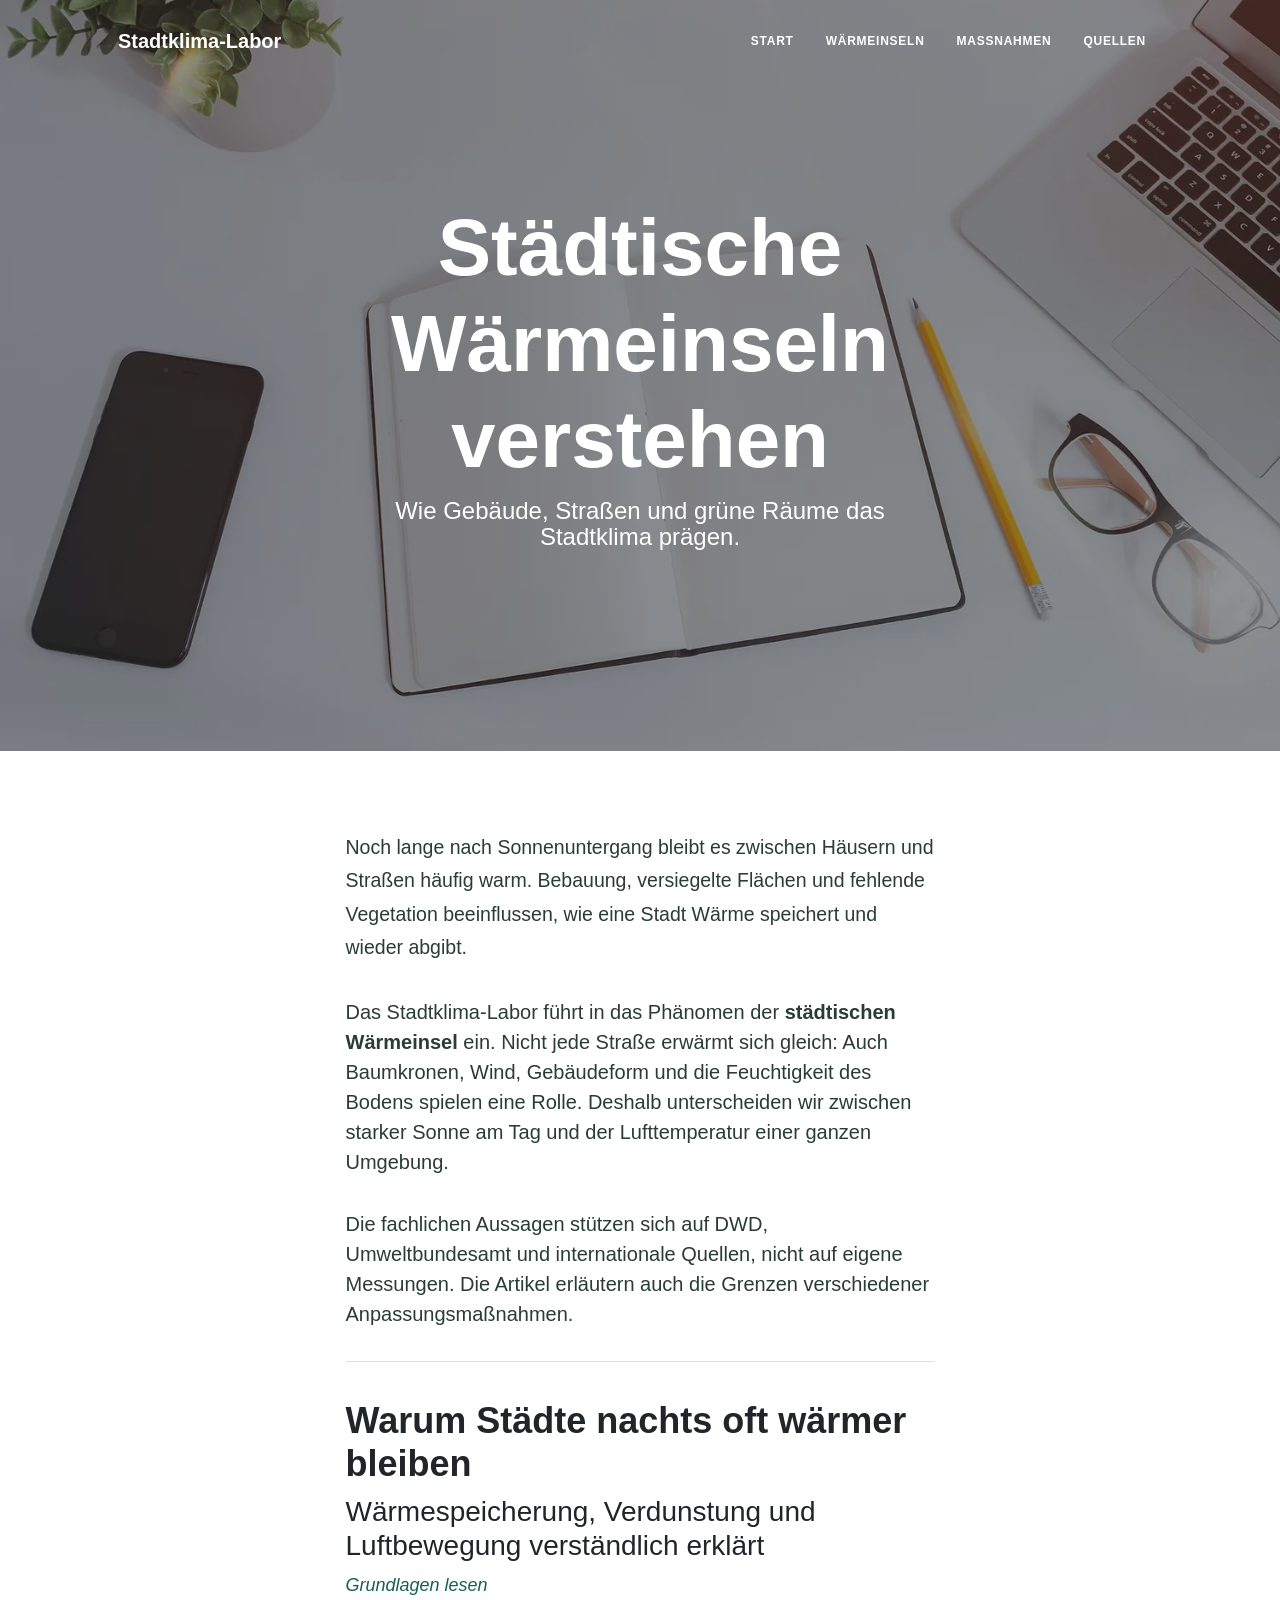
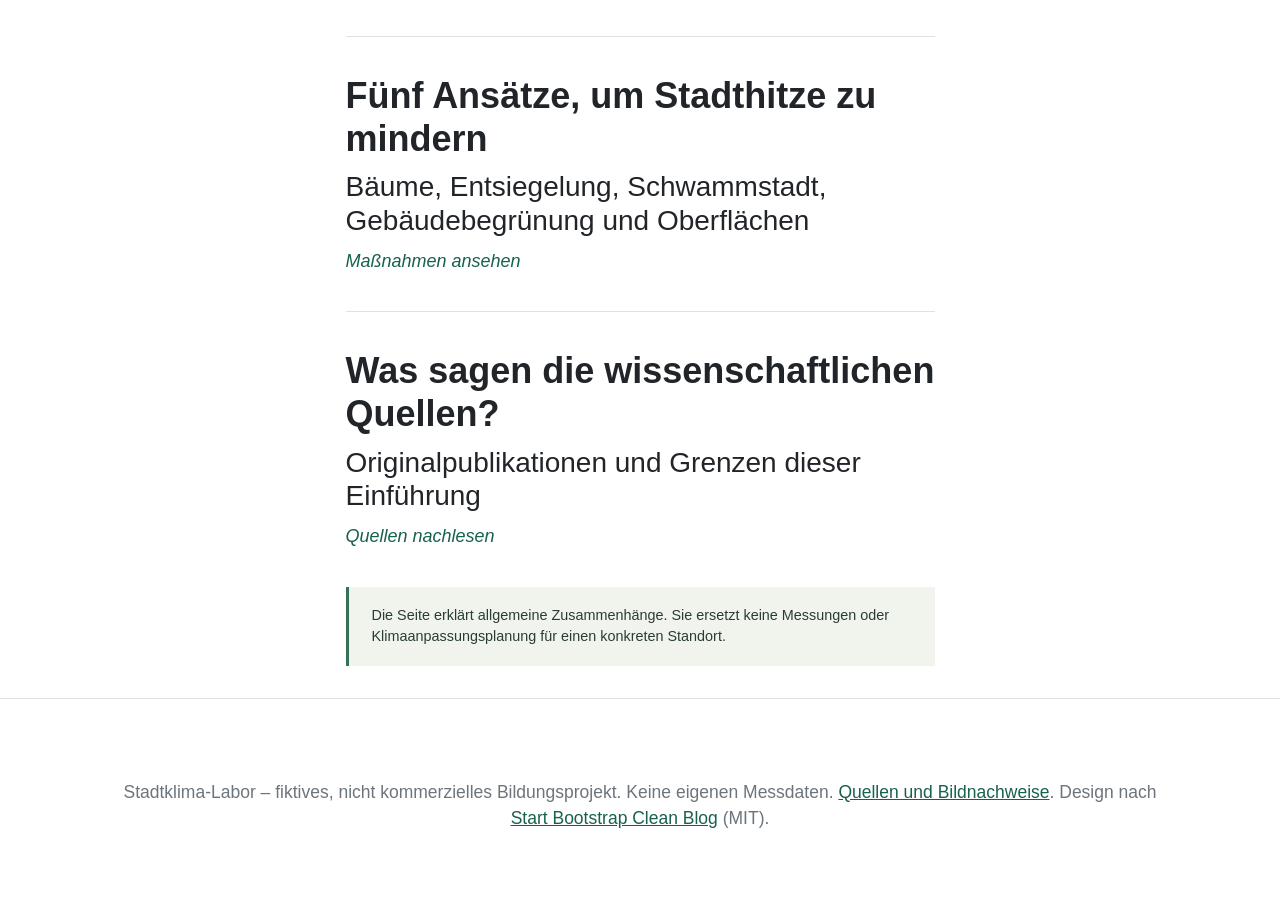
<file: index.html>
<!doctype html>
<html lang="de">
<head>
<meta charset="utf-8">
<meta name="viewport" content="width=device-width, initial-scale=1">
<title>Städtische Wärmeinsel: Ursachen und Lösungen | Stadtklima-Labor</title>
<meta name="description" content="Warum werden Städte nachts wärmer? Das Stadtklima-Labor erklärt die städtische Wärmeinsel und zeigt Maßnahmen gegen Hitze mit wissenschaftlichen Quellen.">
<meta name="author" content="Stadtklima-Labor">
<link rel="canonical" href="https://dsongtn.github.io/stadtklima-labor/">
<link rel="stylesheet" href="css/styles.css">
<link rel="stylesheet" href="css/stadtklima.css">
<meta name="theme-color" content="#184a3d">
<meta property="og:type" content="website">
<meta property="og:locale" content="de_DE">
<meta property="og:title" content="Städtische Wärmeinsel: Ursachen und Lösungen | Stadtklima-Labor">
<meta property="og:description" content="Warum werden Städte nachts wärmer? Das Stadtklima-Labor erklärt die städtische Wärmeinsel und zeigt Maßnahmen gegen Hitze mit wissenschaftlichen Quellen.">
</head>
<body>
<a class="skip-link" href="#inhalt">Zum Inhalt springen</a>
<nav class="navbar navbar-expand-lg navbar-light" id="mainNav" aria-label="Hauptnavigation">
<div class="container px-4 px-lg-5">
<a class="navbar-brand" href="./">Stadtklima-Labor</a>
<button class="navbar-toggler" type="button" data-bs-toggle="collapse" data-bs-target="#navbarResponsive" aria-controls="navbarResponsive" aria-expanded="false" aria-label="Navigation öffnen">Menü <span aria-hidden="true">≡</span></button>
<div class="collapse navbar-collapse" id="navbarResponsive"><ul class="navbar-nav ms-auto py-4 py-lg-0">
<li class="nav-item"><a class="nav-link px-lg-3 py-3 py-lg-4" href="index.html" aria-current="page">Start</a></li>
<li class="nav-item"><a class="nav-link px-lg-3 py-3 py-lg-4" href="waermeinsel.html" >Wärmeinseln</a></li>
<li class="nav-item"><a class="nav-link px-lg-3 py-3 py-lg-4" href="massnahmen.html" >Maßnahmen</a></li>
<li class="nav-item"><a class="nav-link px-lg-3 py-3 py-lg-4" href="quellen.html" >Quellen</a></li>
</ul></div></div></nav>
<header class="masthead" style="background-image: url('assets/img/home-optimized.webp')"><div class="container position-relative px-4 px-lg-5">
<div class="row gx-4 gx-lg-5 justify-content-center"><div class="col-md-10 col-lg-8 col-xl-7"><div class="site-heading">
<h1>Städtische Wärmeinseln verstehen</h1><span class="subheading">Wie Gebäude, Straßen und grüne Räume das Stadtklima prägen.</span>
</div></div></div></div></header>
<main id="inhalt"><div class="container px-4 px-lg-5"><div class="row gx-4 gx-lg-5 justify-content-center"><div class="col-md-10 col-lg-8 col-xl-7">
<section class="lead-story">
<p class="lead">Noch lange nach Sonnenuntergang bleibt es zwischen Häusern und Straßen häufig warm. Bebauung, versiegelte Flächen und fehlende Vegetation beeinflussen, wie eine Stadt Wärme speichert und wieder abgibt.</p>
<p>Das Stadtklima-Labor führt in das Phänomen der <strong>städtischen Wärmeinsel</strong> ein. Nicht jede Straße erwärmt sich gleich: Auch Baumkronen, Wind, Gebäudeform und die Feuchtigkeit des Bodens spielen eine Rolle. Deshalb unterscheiden wir zwischen starker Sonne am Tag und der Lufttemperatur einer ganzen Umgebung.</p>
<p>Die fachlichen Aussagen stützen sich auf DWD, Umweltbundesamt und internationale Quellen, nicht auf eigene Messungen. Die Artikel erläutern auch die Grenzen verschiedener Anpassungsmaßnahmen.</p>
</section><hr class="my-4">
<article class="post-preview"><a href="waermeinsel.html"><h2 class="post-title">Warum Städte nachts oft wärmer bleiben</h2><h3 class="post-subtitle">Wärmespeicherung, Verdunstung und Luftbewegung verständlich erklärt</h3></a><p class="post-meta"><a href="waermeinsel.html">Grundlagen lesen</a></p></article><hr class="my-4">
<article class="post-preview"><a href="massnahmen.html"><h2 class="post-title">Fünf Ansätze, um Stadthitze zu mindern</h2><h3 class="post-subtitle">Bäume, Entsiegelung, Schwammstadt, Gebäudebegrünung und Oberflächen</h3></a><p class="post-meta"><a href="massnahmen.html">Maßnahmen ansehen</a></p></article><hr class="my-4">
<article class="post-preview"><a href="quellen.html"><h2 class="post-title">Was sagen die wissenschaftlichen Quellen?</h2><h3 class="post-subtitle">Originalpublikationen und Grenzen dieser Einführung</h3></a><p class="post-meta"><a href="quellen.html">Quellen nachlesen</a></p></article>
<p class="site-note">Die Seite erklärt allgemeine Zusammenhänge. Sie ersetzt keine Messungen oder Klimaanpassungsplanung für einen konkreten Standort.</p>
</div></div></div></main>
<footer class="border-top"><div class="container px-4 px-lg-5"><p class="small text-muted text-center">
Stadtklima-Labor – fiktives, nicht kommerzielles Bildungsprojekt. Keine eigenen Messdaten.
<a href="quellen.html">Quellen und Bildnachweise</a>. Design nach
<a href="https://github.com/StartBootstrap/startbootstrap-clean-blog">Start Bootstrap Clean Blog</a> (MIT).
</p></div></footer>
<script src="https://cdn.jsdelivr.net/npm/bootstrap@5.2.3/dist/js/bootstrap.bundle.min.js" defer></script>
<script src="js/scripts.js" defer></script>
</body></html>
</file>
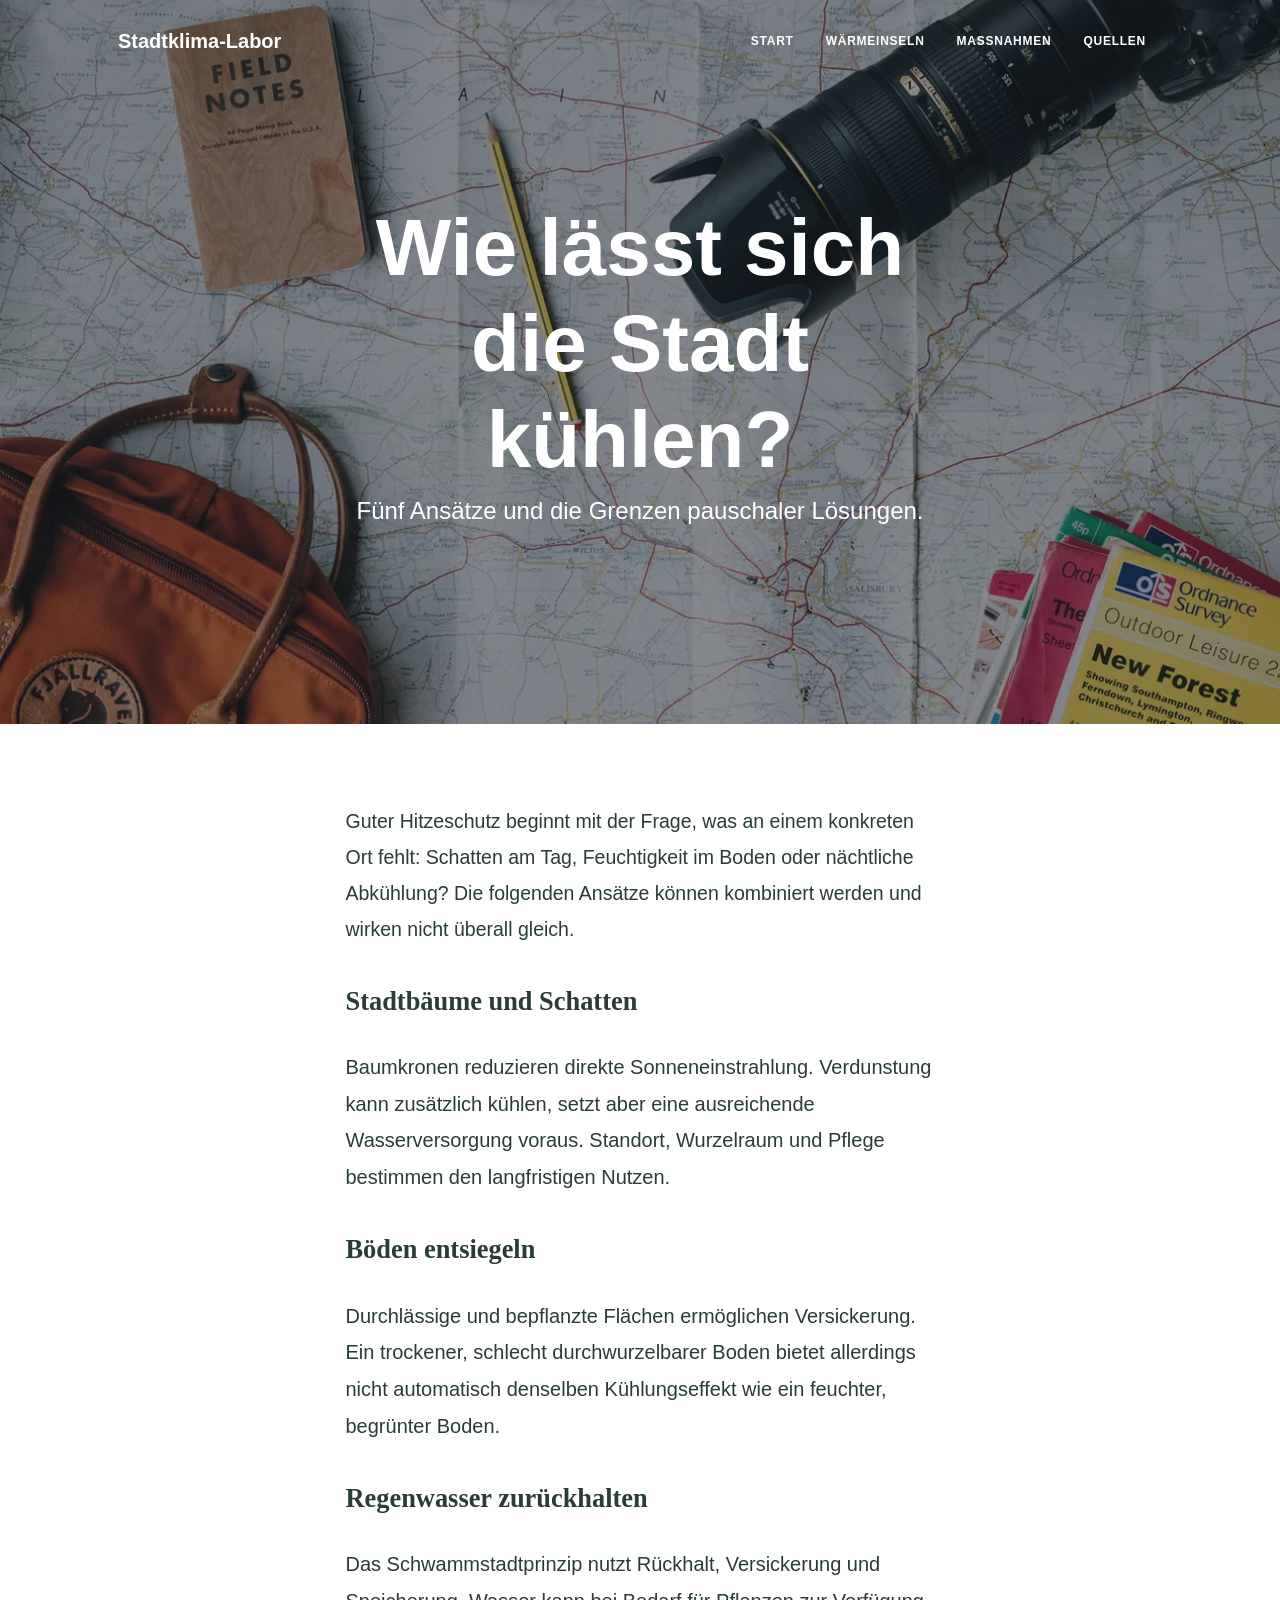
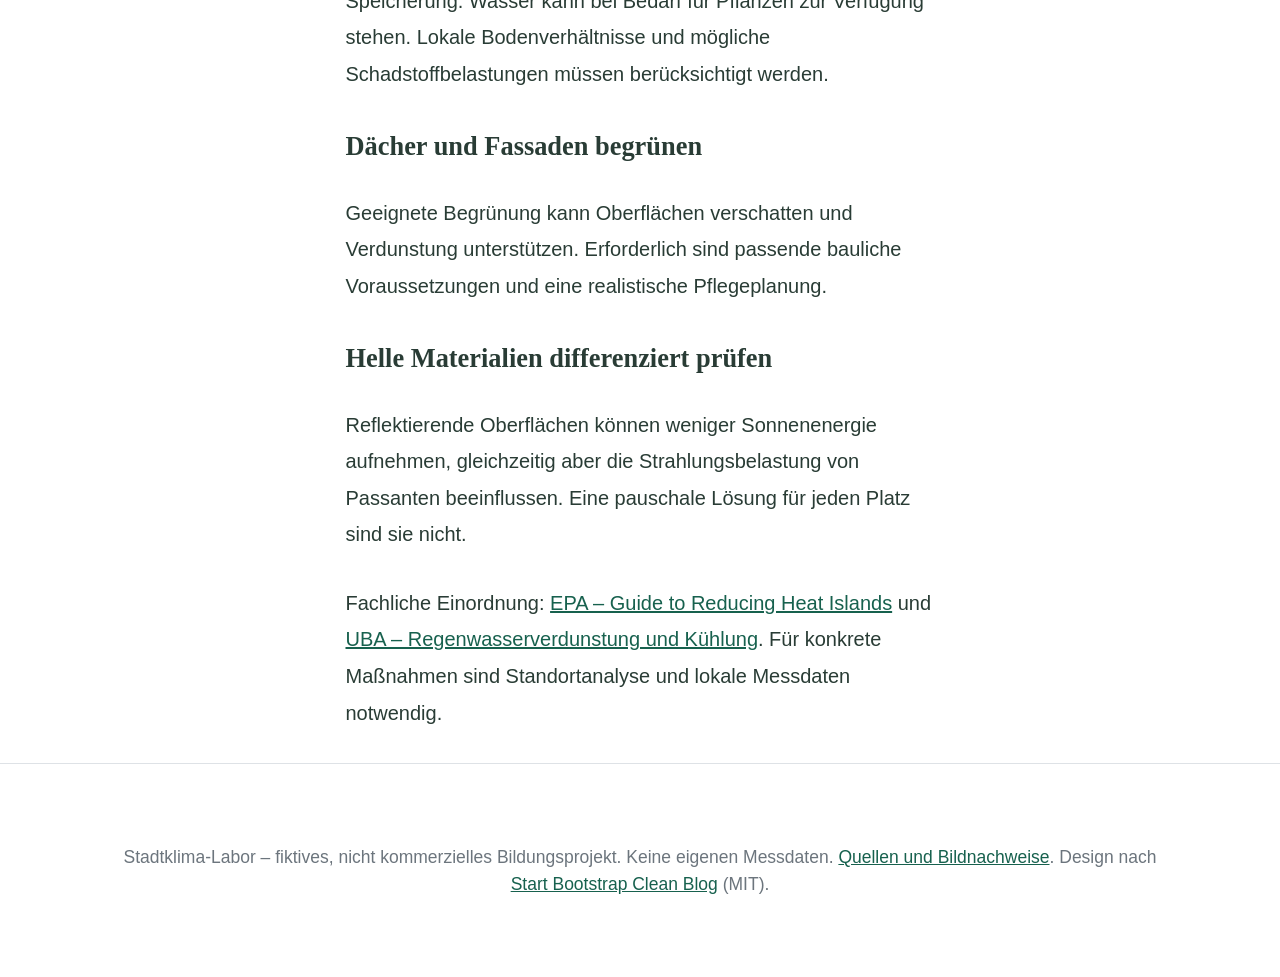
<file: massnahmen.html>
<!doctype html>
<html lang="de">
<head>
<meta charset="utf-8">
<meta name="viewport" content="width=device-width, initial-scale=1">
<title>Stadthitze reduzieren: 5 Maßnahmen | Stadtklima-Labor</title>
<meta name="description" content="Stadtbäume, Entsiegelung, Schwammstadt und weitere Ansätze: Wie lassen sich Städte bei Hitze kühlen? Mit Wirkungen, Grenzen und Quellen.">
<meta name="author" content="Stadtklima-Labor">
<link rel="canonical" href="https://dsongtn.github.io/stadtklima-labor/massnahmen.html">
<link rel="stylesheet" href="css/styles.css">
<link rel="stylesheet" href="css/stadtklima.css">
<meta name="theme-color" content="#184a3d">
<meta property="og:type" content="website">
<meta property="og:locale" content="de_DE">
<meta property="og:title" content="Stadthitze reduzieren: 5 Maßnahmen | Stadtklima-Labor">
<meta property="og:description" content="Stadtbäume, Entsiegelung, Schwammstadt und weitere Ansätze: Wie lassen sich Städte bei Hitze kühlen? Mit Wirkungen, Grenzen und Quellen.">
</head>
<body>
<a class="skip-link" href="#inhalt">Zum Inhalt springen</a>
<nav class="navbar navbar-expand-lg navbar-light" id="mainNav" aria-label="Hauptnavigation">
<div class="container px-4 px-lg-5">
<a class="navbar-brand" href="./">Stadtklima-Labor</a>
<button class="navbar-toggler" type="button" data-bs-toggle="collapse" data-bs-target="#navbarResponsive" aria-controls="navbarResponsive" aria-expanded="false" aria-label="Navigation öffnen">Menü <span aria-hidden="true">≡</span></button>
<div class="collapse navbar-collapse" id="navbarResponsive"><ul class="navbar-nav ms-auto py-4 py-lg-0">
<li class="nav-item"><a class="nav-link px-lg-3 py-3 py-lg-4" href="index.html" >Start</a></li>
<li class="nav-item"><a class="nav-link px-lg-3 py-3 py-lg-4" href="waermeinsel.html" >Wärmeinseln</a></li>
<li class="nav-item"><a class="nav-link px-lg-3 py-3 py-lg-4" href="massnahmen.html" aria-current="page">Maßnahmen</a></li>
<li class="nav-item"><a class="nav-link px-lg-3 py-3 py-lg-4" href="quellen.html" >Quellen</a></li>
</ul></div></div></nav>
<header class="masthead" style="background-image: url('assets/img/about-optimized.webp')"><div class="container position-relative px-4 px-lg-5">
<div class="row gx-4 gx-lg-5 justify-content-center"><div class="col-md-10 col-lg-8 col-xl-7"><div class="site-heading">
<h1>Wie lässt sich die Stadt kühlen?</h1><span class="subheading">Fünf Ansätze und die Grenzen pauschaler Lösungen.</span>
</div></div></div></div></header>
<main id="inhalt"><div class="container px-4 px-lg-5"><div class="row gx-4 gx-lg-5 justify-content-center"><div class="col-md-10 col-lg-8 col-xl-7">
<article class="science-article">
<p class="lead">Guter Hitzeschutz beginnt mit der Frage, was an einem konkreten Ort fehlt: Schatten am Tag, Feuchtigkeit im Boden oder nächtliche Abkühlung? Die folgenden Ansätze können kombiniert werden und wirken nicht überall gleich.</p>
<h2 id="baum">Stadtbäume und Schatten</h2>
<p>Baumkronen reduzieren direkte Sonneneinstrahlung. Verdunstung kann zusätzlich kühlen, setzt aber eine ausreichende Wasserversorgung voraus. Standort, Wurzelraum und Pflege bestimmen den langfristigen Nutzen.</p>
<h2 id="boden">Böden entsiegeln</h2>
<p>Durchlässige und bepflanzte Flächen ermöglichen Versickerung. Ein trockener, schlecht durchwurzelbarer Boden bietet allerdings nicht automatisch denselben Kühlungseffekt wie ein feuchter, begrü­nter Boden.</p>
<h2 id="wasser">Regenwasser zurückhalten</h2>
<p>Das Schwammstadtprinzip nutzt Rückhalt, Versickerung und Speicherung. Wasser kann bei Bedarf für Pflanzen zur Verfügung stehen. Lokale Bodenverhältnisse und mögliche Schadstoffbelastungen müssen berücksichtigt werden.</p>
<h2 id="dach">Dächer und Fassaden begrünen</h2>
<p>Geeignete Begrünung kann Oberflächen verschatten und Verdunstung unterstützen. Erforderlich sind passende bauliche Voraussetzungen und eine realistische Pflegeplanung.</p>
<h2 id="farbe">Helle Materialien differenziert prüfen</h2>
<p>Reflektierende Oberflächen können weniger Sonnenenergie aufnehmen, gleichzeitig aber die Strahlungsbelastung von Passanten beeinflussen. Eine pauschale Lösung für jeden Platz sind sie nicht.</p>
<p>Fachliche Einordnung: <a href="https://www.epa.gov/heatislands/guide-reducing-heat-islands">EPA – Guide to Reducing Heat Islands</a> und <a href="https://www.umweltbundesamt.de/themen/regenwasserverdunstung-potential-zur-kuehlung-in">UBA – Regenwasserverdunstung und Kühlung</a>. Für konkrete Maßnahmen sind Standortanalyse und lokale Messdaten notwendig.</p>
</article>
</div></div></div></main>
<footer class="border-top"><div class="container px-4 px-lg-5"><p class="small text-muted text-center">
Stadtklima-Labor – fiktives, nicht kommerzielles Bildungsprojekt. Keine eigenen Messdaten.
<a href="quellen.html">Quellen und Bildnachweise</a>. Design nach
<a href="https://github.com/StartBootstrap/startbootstrap-clean-blog">Start Bootstrap Clean Blog</a> (MIT).
</p></div></footer>
<script src="https://cdn.jsdelivr.net/npm/bootstrap@5.2.3/dist/js/bootstrap.bundle.min.js" defer></script>
<script src="js/scripts.js" defer></script>
</body></html>
</file>
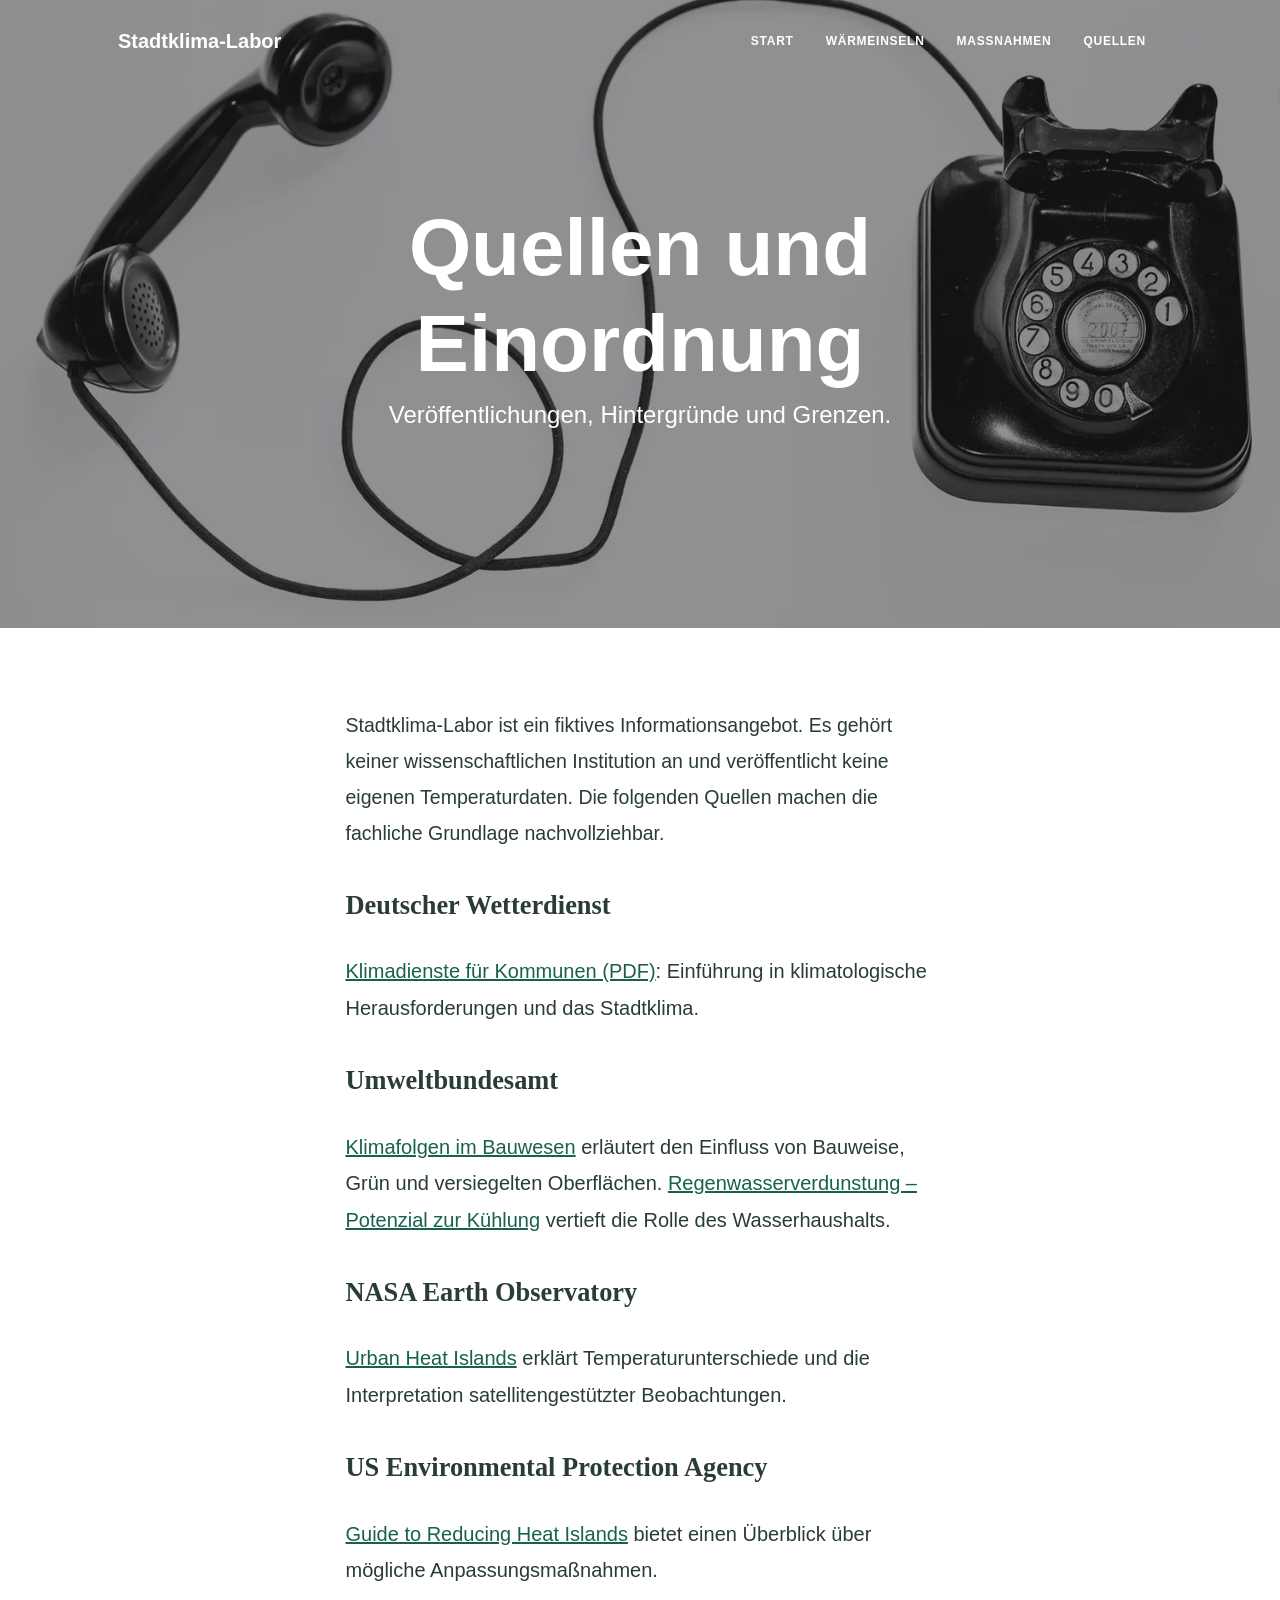
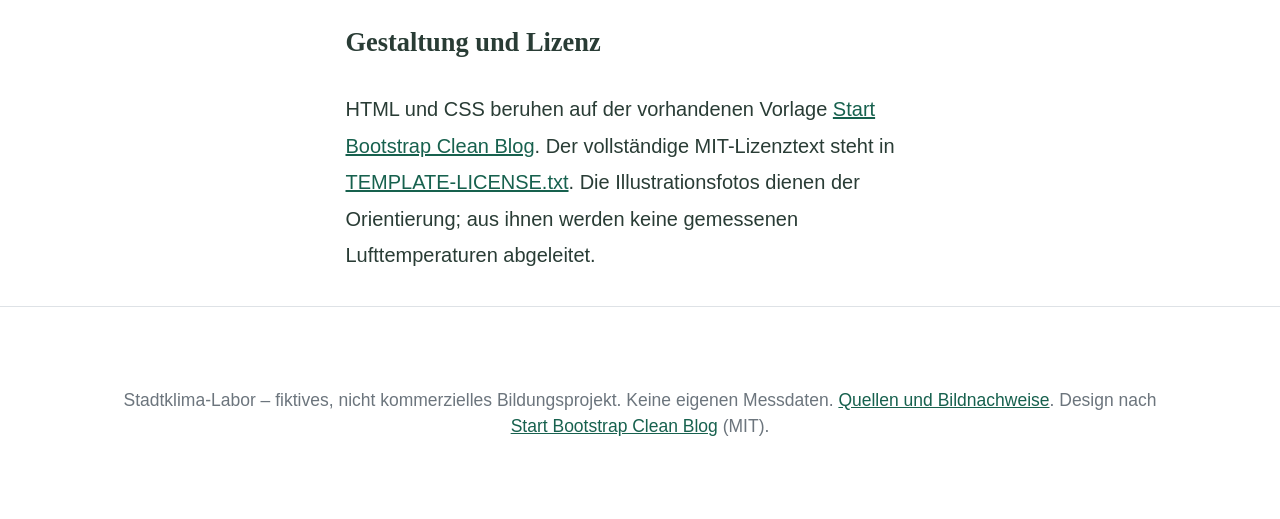
<file: quellen.html>
<!doctype html>
<html lang="de">
<head>
<meta charset="utf-8">
<meta name="viewport" content="width=device-width, initial-scale=1">
<title>Quellen zum Stadtklima | Stadtklima-Labor</title>
<meta name="description" content="Fachliche Quellen zur städtischen Wärmeinsel: DWD, Umweltbundesamt, NASA und EPA. Mit transparenter Einordnung und Herkunft der Gestaltungsvorlage.">
<meta name="author" content="Stadtklima-Labor">
<link rel="canonical" href="https://dsongtn.github.io/stadtklima-labor/quellen.html">
<link rel="stylesheet" href="css/styles.css">
<link rel="stylesheet" href="css/stadtklima.css">
<meta name="theme-color" content="#184a3d">
<meta property="og:type" content="website">
<meta property="og:locale" content="de_DE">
<meta property="og:title" content="Quellen zum Stadtklima | Stadtklima-Labor">
<meta property="og:description" content="Fachliche Quellen zur städtischen Wärmeinsel: DWD, Umweltbundesamt, NASA und EPA. Mit transparenter Einordnung und Herkunft der Gestaltungsvorlage.">
</head>
<body>
<a class="skip-link" href="#inhalt">Zum Inhalt springen</a>
<nav class="navbar navbar-expand-lg navbar-light" id="mainNav" aria-label="Hauptnavigation">
<div class="container px-4 px-lg-5">
<a class="navbar-brand" href="./">Stadtklima-Labor</a>
<button class="navbar-toggler" type="button" data-bs-toggle="collapse" data-bs-target="#navbarResponsive" aria-controls="navbarResponsive" aria-expanded="false" aria-label="Navigation öffnen">Menü <span aria-hidden="true">≡</span></button>
<div class="collapse navbar-collapse" id="navbarResponsive"><ul class="navbar-nav ms-auto py-4 py-lg-0">
<li class="nav-item"><a class="nav-link px-lg-3 py-3 py-lg-4" href="index.html" >Start</a></li>
<li class="nav-item"><a class="nav-link px-lg-3 py-3 py-lg-4" href="waermeinsel.html" >Wärmeinseln</a></li>
<li class="nav-item"><a class="nav-link px-lg-3 py-3 py-lg-4" href="massnahmen.html" >Maßnahmen</a></li>
<li class="nav-item"><a class="nav-link px-lg-3 py-3 py-lg-4" href="quellen.html" aria-current="page">Quellen</a></li>
</ul></div></div></nav>
<header class="masthead" style="background-image: url('assets/img/contact-optimized.webp')"><div class="container position-relative px-4 px-lg-5">
<div class="row gx-4 gx-lg-5 justify-content-center"><div class="col-md-10 col-lg-8 col-xl-7"><div class="site-heading">
<h1>Quellen und Einordnung</h1><span class="subheading">Veröffentlichungen, Hintergründe und Grenzen.</span>
</div></div></div></div></header>
<main id="inhalt"><div class="container px-4 px-lg-5"><div class="row gx-4 gx-lg-5 justify-content-center"><div class="col-md-10 col-lg-8 col-xl-7">
<article class="science-article">
<p class="lead">Stadtklima-Labor ist ein fiktives Informationsangebot. Es gehört keiner wissenschaftlichen Institution an und veröffentlicht keine eigenen Temperaturdaten. Die folgenden Quellen machen die fachliche Grundlage nachvollziehbar.</p>
<h2>Deutscher Wetterdienst</h2>
<p><a href="https://www.dwd.de/SharedDocs/broschueren/DE/klima/klimadienste_kommunen.pdf?__blob=publicationFile&amp;v=3">Klimadienste für Kommunen (PDF)</a>: Einführung in klimatologische Herausforderungen und das Stadtklima.</p>
<h2>Umweltbundesamt</h2>
<p><a href="https://www.umweltbundesamt.de/themen/klima-energie/klimafolgen-anpassung/folgen-des-klimawandels/klimafolgen-deutschland/klimafolgen-handlungsfeld-bauwesen">Klimafolgen im Bauwesen</a> erläutert den Einfluss von Bauweise, Grün und versiegelten Oberflächen. <a href="https://www.umweltbundesamt.de/themen/regenwasserverdunstung-potential-zur-kuehlung-in">Regenwasserverdunstung – Potenzial zur Kühlung</a> vertieft die Rolle des Wasserhaushalts.</p>
<h2>NASA Earth Observatory</h2>
<p><a href="https://science.nasa.gov/earth/earth-observatory/urban-heat-islands-47704/">Urban Heat Islands</a> erklärt Temperaturunterschiede und die Interpretation satellitengestützter Beobachtungen.</p>
<h2>US Environmental Protection Agency</h2>
<p><a href="https://www.epa.gov/heatislands/guide-reducing-heat-islands">Guide to Reducing Heat Islands</a> bietet einen Überblick über mögliche Anpassungsmaßnahmen.</p>
<h2>Gestaltung und Lizenz</h2>
<p>HTML und CSS beruhen auf der vorhandenen Vorlage <a href="https://github.com/StartBootstrap/startbootstrap-clean-blog">Start Bootstrap Clean Blog</a>. Der vollständige MIT-Lizenztext steht in <a href="TEMPLATE-LICENSE.txt">TEMPLATE-LICENSE.txt</a>. Die Illustrationsfotos dienen der Orientierung; aus ihnen werden keine gemessenen Lufttemperaturen abgeleitet.</p>
</article>
</div></div></div></main>
<footer class="border-top"><div class="container px-4 px-lg-5"><p class="small text-muted text-center">
Stadtklima-Labor – fiktives, nicht kommerzielles Bildungsprojekt. Keine eigenen Messdaten.
<a href="quellen.html">Quellen und Bildnachweise</a>. Design nach
<a href="https://github.com/StartBootstrap/startbootstrap-clean-blog">Start Bootstrap Clean Blog</a> (MIT).
</p></div></footer>
<script src="https://cdn.jsdelivr.net/npm/bootstrap@5.2.3/dist/js/bootstrap.bundle.min.js" defer></script>
<script src="js/scripts.js" defer></script>
</body></html>
</file>
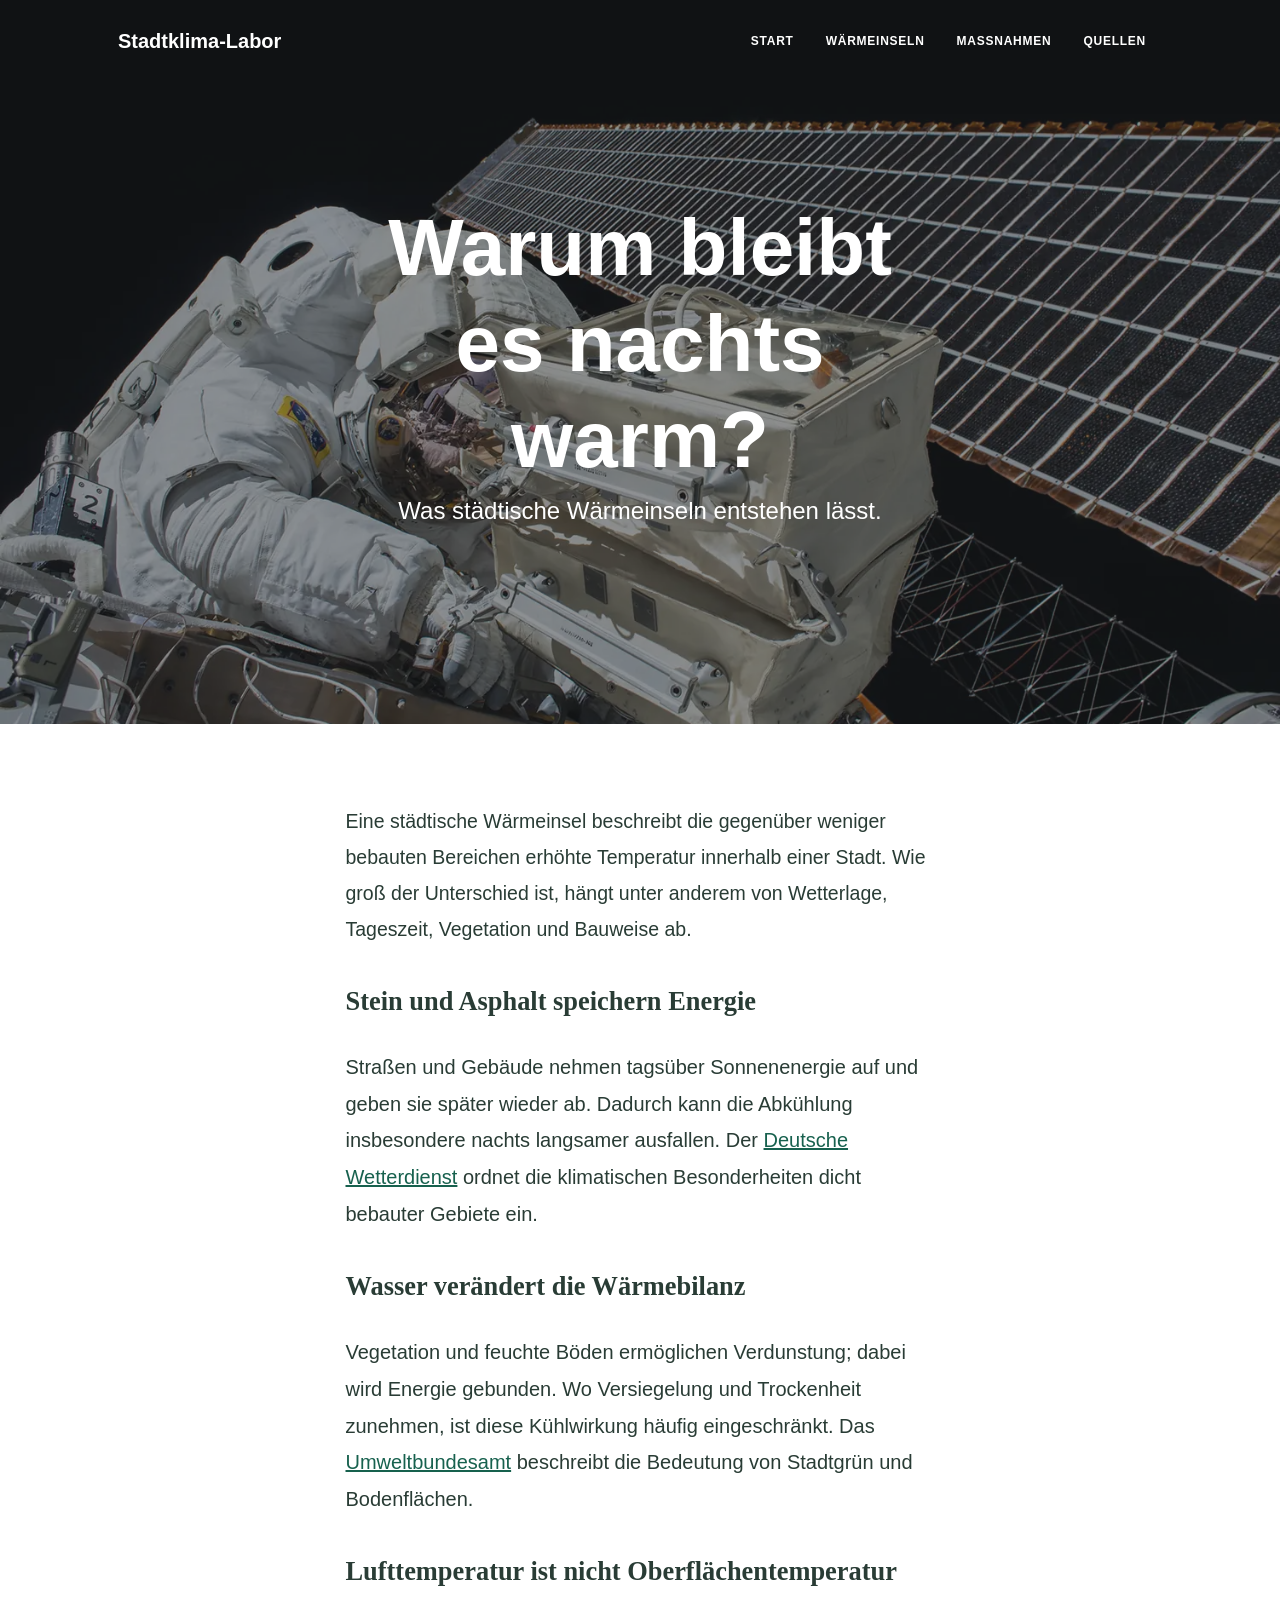
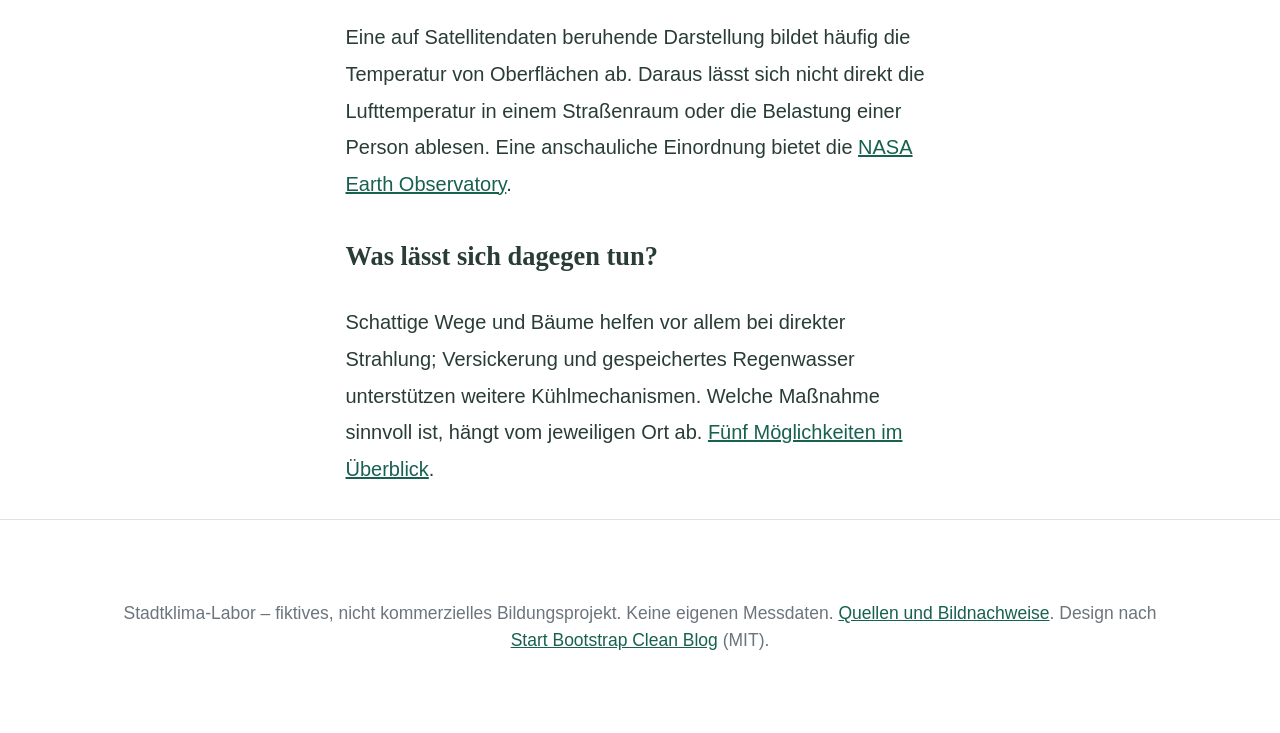
<file: waermeinsel.html>
<!doctype html>
<html lang="de">
<head>
<meta charset="utf-8">
<meta name="viewport" content="width=device-width, initial-scale=1">
<title>Städtische Wärmeinseln verstehen | Stadtklima-Labor</title>
<meta name="description" content="Wie entstehen städtische Wärmeinseln? Wärmespeicherung, Verdunstung und Luftbewegung – verständlich erklärt mit wissenschaftlichen Quellen.">
<meta name="author" content="Stadtklima-Labor">
<link rel="canonical" href="https://dsongtn.github.io/stadtklima-labor/waermeinsel.html">
<link rel="stylesheet" href="css/styles.css">
<link rel="stylesheet" href="css/stadtklima.css">
<meta name="theme-color" content="#184a3d">
<meta property="og:type" content="website">
<meta property="og:locale" content="de_DE">
<meta property="og:title" content="Städtische Wärmeinseln verstehen | Stadtklima-Labor">
<meta property="og:description" content="Wie entstehen städtische Wärmeinseln? Wärmespeicherung, Verdunstung und Luftbewegung – verständlich erklärt mit wissenschaftlichen Quellen.">
</head>
<body>
<a class="skip-link" href="#inhalt">Zum Inhalt springen</a>
<nav class="navbar navbar-expand-lg navbar-light" id="mainNav" aria-label="Hauptnavigation">
<div class="container px-4 px-lg-5">
<a class="navbar-brand" href="./">Stadtklima-Labor</a>
<button class="navbar-toggler" type="button" data-bs-toggle="collapse" data-bs-target="#navbarResponsive" aria-controls="navbarResponsive" aria-expanded="false" aria-label="Navigation öffnen">Menü <span aria-hidden="true">≡</span></button>
<div class="collapse navbar-collapse" id="navbarResponsive"><ul class="navbar-nav ms-auto py-4 py-lg-0">
<li class="nav-item"><a class="nav-link px-lg-3 py-3 py-lg-4" href="index.html" >Start</a></li>
<li class="nav-item"><a class="nav-link px-lg-3 py-3 py-lg-4" href="waermeinsel.html" aria-current="page">Wärmeinseln</a></li>
<li class="nav-item"><a class="nav-link px-lg-3 py-3 py-lg-4" href="massnahmen.html" >Maßnahmen</a></li>
<li class="nav-item"><a class="nav-link px-lg-3 py-3 py-lg-4" href="quellen.html" >Quellen</a></li>
</ul></div></div></nav>
<header class="masthead" style="background-image: url('assets/img/post-optimized.webp')"><div class="container position-relative px-4 px-lg-5">
<div class="row gx-4 gx-lg-5 justify-content-center"><div class="col-md-10 col-lg-8 col-xl-7"><div class="site-heading">
<h1>Warum bleibt es nachts warm?</h1><span class="subheading">Was städtische Wärmeinseln entstehen lässt.</span>
</div></div></div></div></header>
<main id="inhalt"><div class="container px-4 px-lg-5"><div class="row gx-4 gx-lg-5 justify-content-center"><div class="col-md-10 col-lg-8 col-xl-7">
<article class="science-article">
<p class="lead">Eine städtische Wärmeinsel beschreibt die gegenüber weniger bebauten Bereichen erhöhte Temperatur innerhalb einer Stadt. Wie groß der Unterschied ist, hängt unter anderem von Wetterlage, Tageszeit, Vegetation und Bauweise ab.</p>
<h2>Stein und Asphalt speichern Energie</h2>
<p>Straßen und Gebäude nehmen tagsüber Sonnenenergie auf und geben sie später wieder ab. Dadurch kann die Abkühlung insbesondere nachts langsamer ausfallen. Der <a href="https://www.dwd.de/SharedDocs/broschueren/DE/klima/klimadienste_kommunen.pdf?__blob=publicationFile&amp;v=3">Deutsche Wetterdienst</a> ordnet die klimatischen Besonderheiten dicht bebauter Gebiete ein.</p>
<h2>Wasser verändert die Wärmebilanz</h2>
<p>Vegetation und feuchte Böden ermöglichen Verdunstung; dabei wird Energie gebunden. Wo Versiegelung und Trockenheit zunehmen, ist diese Kühlwirkung häufig eingeschränkt. Das <a href="https://www.umweltbundesamt.de/themen/klima-energie/klimafolgen-anpassung/folgen-des-klimawandels/klimafolgen-deutschland/klimafolgen-handlungsfeld-bauwesen">Umweltbundesamt</a> beschreibt die Bedeutung von Stadtgrün und Bodenflächen.</p>
<h2>Lufttemperatur ist nicht Oberflächentemperatur</h2>
<p>Eine auf Satellitendaten beruhende Darstellung bildet häufig die Temperatur von Oberflächen ab. Daraus lässt sich nicht direkt die Lufttemperatur in einem Straßenraum oder die Belastung einer Person ablesen. Eine anschauliche Einordnung bietet die <a href="https://science.nasa.gov/earth/earth-observatory/urban-heat-islands-47704/">NASA Earth Observatory</a>.</p>
<h2>Was lässt sich dagegen tun?</h2>
<p>Schattige Wege und Bäume helfen vor allem bei direkter Strahlung; Versickerung und gespeichertes Regenwasser unterstützen weitere Kühlmechanismen. Welche Maßnahme sinnvoll ist, hängt vom jeweiligen Ort ab. <a href="massnahmen.html">Fünf Möglichkeiten im Überblick</a>.</p>
</article>
</div></div></div></main>
<footer class="border-top"><div class="container px-4 px-lg-5"><p class="small text-muted text-center">
Stadtklima-Labor – fiktives, nicht kommerzielles Bildungsprojekt. Keine eigenen Messdaten.
<a href="quellen.html">Quellen und Bildnachweise</a>. Design nach
<a href="https://github.com/StartBootstrap/startbootstrap-clean-blog">Start Bootstrap Clean Blog</a> (MIT).
</p></div></footer>
<script src="https://cdn.jsdelivr.net/npm/bootstrap@5.2.3/dist/js/bootstrap.bundle.min.js" defer></script>
<script src="js/scripts.js" defer></script>
</body></html>
</file>
<file: css/stadtklima.css>
/* Kleine projektspezifische Ergänzung; Clean Blog CSS bleibt unverändert. */
body { color: #293c35; }
a { color: #17614e; } a:hover { color: #a74c31; }
.masthead:before { opacity: .57; }
.site-heading .subheading { max-width: 620px; margin-inline: auto; line-height: 1.5; }
.lead,.lead-story .lead { font-size: 1.22rem; line-height: 1.72; }
.post-preview { margin-block: 2.3rem; }
.science-article h2 { font-family: Georgia, serif; font-size: 1.65rem; margin-top: 2.4rem; }
.science-article p { line-height: 1.83; }
.site-note { background: #f0f4ec; padding: 18px 23px; border-left: 3px solid #347158; font-size: .9rem; }
.skip-link { position: absolute; top: -90px; left: 12px; z-index: 999; background: white; padding: 10px 15px; }
.skip-link:focus { top: 10px; }
@media (max-width: 650px) { header.masthead{margin-bottom: 2rem} .science-article h2{font-size: 1.4rem} }
</file>
